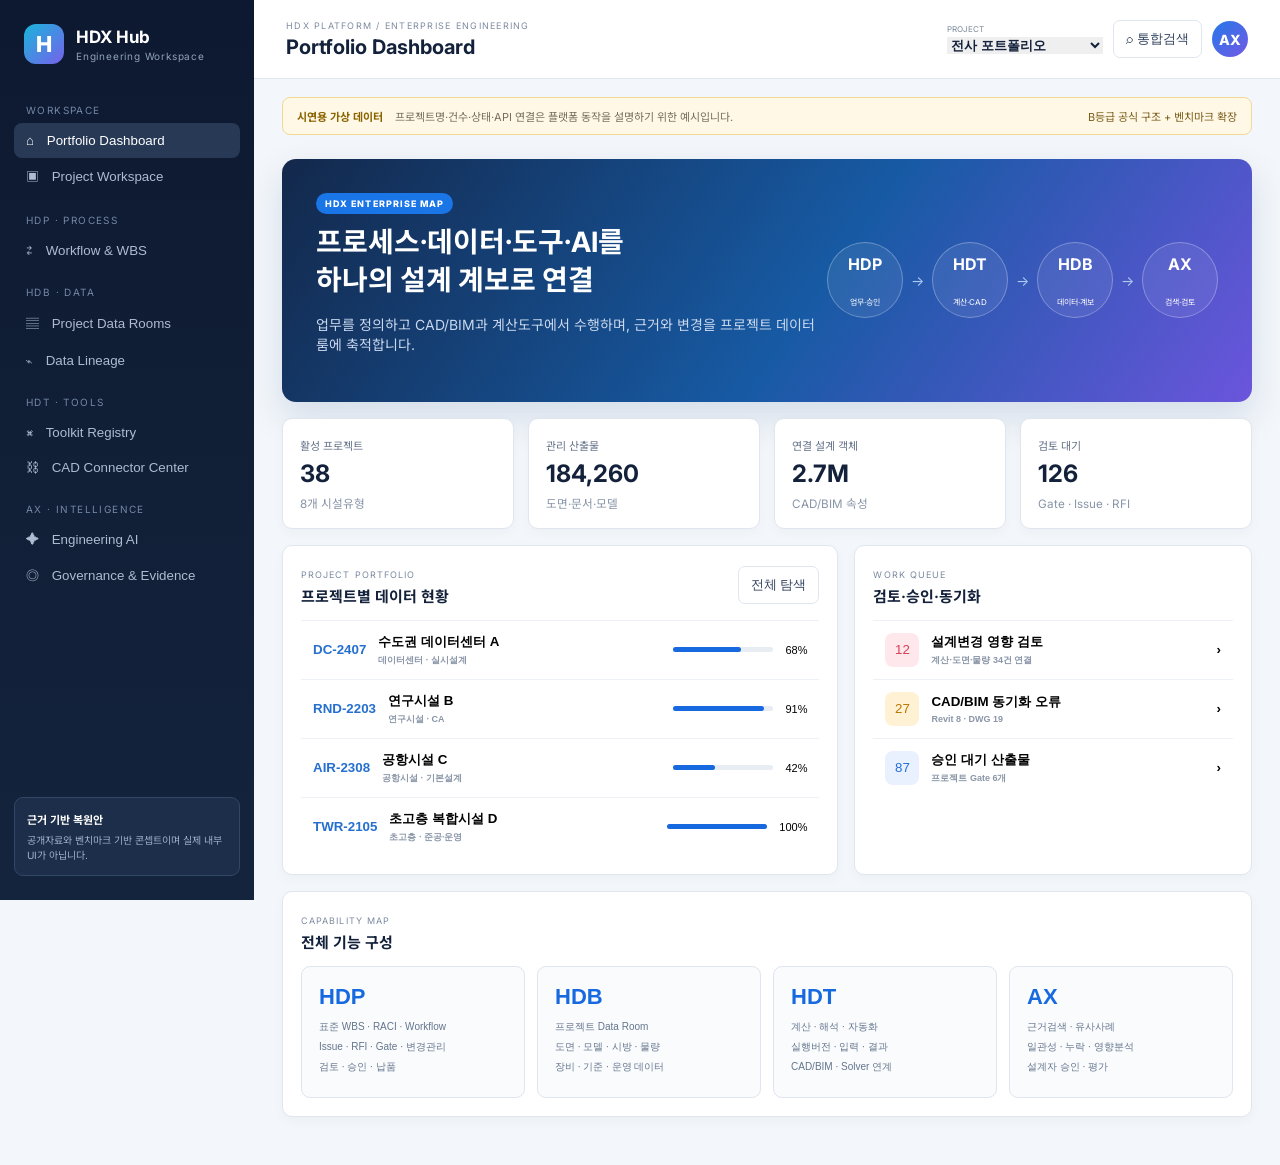
<file: index.html>
<!doctype html><html lang="ko"><head><meta charset="utf-8"><meta name="viewport" content="width=device-width,initial-scale=1"><meta name="robots" content="noindex,nofollow,noarchive"><title>HDX Hub Enterprise Concept</title><link rel="stylesheet" href="platform.css"></head><body>
<aside class="rail"><div class="brand"><span>H</span><div><b>HDX Hub</b><small>Engineering Workspace</small></div></div><nav id="nav">
<p>WORKSPACE</p><button class="active" data-view="dashboard">⌂ <span>Portfolio Dashboard</span></button><button data-view="project">▣ <span>Project Workspace</span></button>
<p>HDP · PROCESS</p><button data-view="hdp">⇄ <span>Workflow & WBS</span></button>
<p>HDB · DATA</p><button data-view="hdb">▤ <span>Project Data Rooms</span></button><button data-view="lineage">⌁ <span>Data Lineage</span></button>
<p>HDT · TOOLS</p><button data-view="hdt">⌘ <span>Toolkit Registry</span></button><button data-view="connector">⛓ <span>CAD Connector Center</span></button>
<p>AX · INTELLIGENCE</p><button data-view="ax">✦ <span>Engineering AI</span></button><button data-view="governance">◎ <span>Governance & Evidence</span></button></nav><div class="scope"><b>근거 기반 복원안</b><p>공개자료와 벤치마크 기반 콘셉트이며 실제 내부 UI가 아닙니다.</p></div></aside>
<main><header><div><p class="eyebrow">HDX PLATFORM / ENTERPRISE ENGINEERING</p><h1 id="title">Portfolio Dashboard</h1></div><div class="head-actions"><label>PROJECT<select><option>전사 포트폴리오</option><option>DC-2407 데이터센터 A</option><option>RND-2203 연구시설 B</option></select></label><button>⌕ 통합검색</button><span class="avatar">AX</span></div></header><div class="notice"><b>시연용 가상 데이터</b><span>프로젝트명·건수·상태·API 연결은 플랫폼 동작을 설명하기 위한 예시입니다.</span><em>B등급 공식 구조 + 벤치마크 확장</em></div>

<section id="dashboard" class="view active"><div class="hero"><div><span class="tag blue">HDX ENTERPRISE MAP</span><h2>프로세스·데이터·도구·AI를<br>하나의 설계 계보로 연결</h2><p>업무를 정의하고 CAD/BIM과 계산도구에서 수행하며, 근거와 변경을 프로젝트 데이터룸에 축적합니다.</p></div><div class="loop"><b>HDP<small>업무·승인</small></b><i>→</i><b>HDT<small>계산·CAD</small></b><i>→</i><b>HDB<small>데이터·계보</small></b><i>→</i><b>AX<small>검색·검토</small></b></div></div><div class="kpis"><article><span>활성 프로젝트</span><b>38</b><small>8개 시설유형</small></article><article><span>관리 산출물</span><b>184,260</b><small>도면·문서·모델</small></article><article><span>연결 설계 객체</span><b>2.7M</b><small>CAD/BIM 속성</small></article><article><span>검토 대기</span><b>126</b><small>Gate · Issue · RFI</small></article></div><div class="grid2"><article class="panel"><div class="panel-head"><div><span>PROJECT PORTFOLIO</span><h3>프로젝트별 데이터 현황</h3></div><button data-go="hdb">전체 탐색</button></div><div id="portfolio"></div></article><article class="panel"><div class="panel-head"><div><span>WORK QUEUE</span><h3>검토·승인·동기화</h3></div></div><div class="queue"><button><i class="red">12</i><span>설계변경 영향 검토<small>계산·도면·물량 34건 연결</small></span><b>›</b></button><button><i class="amber">27</i><span>CAD/BIM 동기화 오류<small>Revit 8 · DWG 19</small></span><b>›</b></button><button><i>87</i><span>승인 대기 산출물<small>프로젝트 Gate 6개</small></span><b>›</b></button></div></article></div><article class="panel capability"><div class="panel-head"><div><span>CAPABILITY MAP</span><h3>전체 기능 구성</h3></div></div><div class="cap-grid"><button data-go="hdp"><b>HDP</b><span>표준 WBS · RACI · Workflow</span><span>Issue · RFI · Gate · 변경관리</span><span>검토 · 승인 · 납품</span></button><button data-go="hdb"><b>HDB</b><span>프로젝트 Data Room</span><span>도면 · 모델 · 시방 · 물량</span><span>장비 · 기준 · 운영 데이터</span></button><button data-go="hdt"><b>HDT</b><span>계산 · 해석 · 자동화</span><span>실행버전 · 입력 · 결과</span><span>CAD/BIM · Solver 연계</span></button><button data-go="ax"><b>AX</b><span>근거검색 · 유사사례</span><span>일관성 · 누락 · 영향분석</span><span>설계자 승인 · 평가</span></button></div></article></section>

<section id="project" class="view"><div class="intro"><span class="tag">PROJECT WORKSPACE</span><h2>DC-2407 수도권 데이터센터 A</h2><p>계약부터 준공·운영환류까지 업무, 데이터, 결정, 산출물을 하나의 문맥으로 관리합니다.</p></div><div class="kpis"><article><span>설계진척</span><b>68%</b><small>실시설계</small></article><article><span>WBS 업무</span><b>412</b><small>진행 74</small></article><article><span>산출물</span><b>8,420</b><small>승인본 2,108</small></article><article><span>Open Issue</span><b>36</b><small>Critical 4</small></article></div><article class="panel"><div class="panel-head"><div><span>STAGE GATE</span><h3>프로젝트 업무 단계</h3></div></div><div class="timeline"><div class="done"><b>착수·조사</b><small>승인</small></div><div class="done"><b>기본설계</b><small>승인</small></div><div class="now"><b>실시설계</b><small>68% · 검토 7</small></div><div><b>납품·CA</b><small>예정</small></div><div><b>시운전·인계</b><small>예정</small></div></div></article></section>

<section id="hdp" class="view"><div class="intro"><span class="tag cyan">HDP · ENGINEERING PROCESS</span><h2>표준업무를 프로젝트 실행과 승인으로</h2><p>시설유형별 WBS를 테일러링하고 입력·도구·산출물·담당·Gate를 한 단위로 묶습니다.</p></div><div class="toolbar"><button class="primary">＋ Workflow 생성</button><button>WBS Library</button><button>RACI</button><button>Gate Template</button><input placeholder="업무·산출물 검색"></div><div class="process-table panel"><div class="prow head"><span>WBS</span><span>업무 / 담당</span><span>입력</span><span>사용 도구</span><span>산출물 / Gate</span><span>상태</span></div><div class="prow"><b>2.4.10</b><span><strong>냉방부하 산정</strong><small>기계설비 · 김○○</small></span><span>기상·실별부하</span><span>HDT Load Calc</span><span>계산서 → 기본설계 Gate</span><em>검토중</em></div><div class="prow"><b>3.2.30</b><span><strong>냉수계통 모델링</strong><small>BIM · 박○○</small></span><span>계산·장비선정</span><span>Revit Connector</span><span>RVT/IFC → Model Gate</span><em>진행</em></div><div class="prow"><b>3.5.20</b><span><strong>시방·물량 정합성</strong><small>QA/QC · 이○○</small></span><span>도면·시방·BOQ</span><span>AX Consistency</span><span>검토보고서 → 승인</span><em class="warn">이슈 4</em></div></div></section>

<section id="hdb" class="view"><div class="intro"><span class="tag blue">HDB · ENGINEERING DATABASE</span><h2>프로젝트마다 쌓이는 수많은 설계 데이터를 탐색</h2><p>프로젝트·분야·WBS·산출물·객체·개정·승인·관계를 함께 관리합니다.</p></div><div class="toolbar"><select id="facilityFilter"><option value="all">전체 시설유형</option><option>데이터센터</option><option>연구시설</option><option>공항시설</option><option>초고층</option></select><input id="dataSearch" placeholder="프로젝트·도면·시방·장비·파라미터 검색"><button class="primary">검색</button></div><div class="data-shell"><aside class="data-tree"><b>DATA DOMAINS</b><button class="selected" data-domain="all">▾ 전체 데이터</button><button data-domain="도면">　▱ 설계 도면 <i>42,810</i></button><button data-domain="모델">　⬡ BIM / 모델 <i>7,206</i></button><button data-domain="계산">　∑ 계산 / 해석 <i>18,420</i></button><button data-domain="시방">　¶ 시방 / 기준 <i>9,814</i></button><button data-domain="물량">　▦ 물량 / 원가 <i>21,085</i></button><button data-domain="조달">　⇆ 발주 / 조달 <i>6,403</i></button><button data-domain="검토">　✓ 검토 / 승인 <i>38,102</i></button><button data-domain="운영">　⌁ 준공 / 운영 <i>12,670</i></button><hr><b>ENTERPRISE MASTER</b><button>　표준·법규·양식</button><button>　시스템·장비 Library</button><button>　제조사·제품·단가</button><button>　교훈·하자·재사용 조건</button></aside><div class="data-main"><div class="project-cards" id="projectCards"></div><div class="panel artifact"><div class="panel-head"><div><span>ARTIFACT EXPLORER</span><h3 id="artifactTitle">전체 프로젝트 산출물</h3></div><button data-go="lineage">계보 보기</button></div><div class="artifact-row head"><span>유형</span><span>번호 / 자료명</span><span>프로젝트 · WBS</span><span>개정</span><span>상태</span><span>연결</span></div><div id="artifactRows"></div></div></div></div></section>

<section id="lineage" class="view"><div class="intro"><span class="tag violet">HDB · DATA LINEAGE</span><h2>변경 하나가 어디까지 영향을 주는가</h2><p>요구조건부터 운영성능까지 근거와 객체 관계를 추적합니다.</p></div><div class="lineage panel"><div class="lin-top"><label>변경 기준<select><option>외기 설계온도 35℃ → 37℃</option><option>IT 부하 12MW → 14MW</option></select></label><span>영향 객체 126 · 미반영 17</span></div><div class="nodes"><button><i>REQ</i><b>발주자 요구조건</b><small>OPR-014 · Rev.3</small></button><em>→</em><button><i>ASM</i><b>설계 가정</b><small>외기조건</small></button><em>→</em><button class="impact"><i>CALC</i><b>냉방부하 계산</b><small>재계산 필요</small></button><em>→</em><button class="impact"><i>EQP</i><b>냉동기 선정</b><small>3개 모델</small></button><em>→</em><button class="impact"><i>BIM</i><b>Revit 객체</b><small>GUID 48개</small></button><em>→</em><button class="impact"><i>DOC</i><b>도면·시방·BOQ</b><small>74개 산출물</small></button></div></div></section>

<section id="hdt" class="view"><div class="intro"><span class="tag cyan">HDT · ENGINEERING TOOLKITS</span><h2>계산·해석·자동화를 검증 가능한 실행으로</h2><p>입력 스냅샷, 도구 버전, 결과, 검토자를 보존해 재현성을 확보합니다.</p></div><div class="toolcards"><article><i>CALC</i><b>HVAC Calculation</b><p>부하·환기·수리·압손·장비선정</p><span>6 tools · Validated</span></article><article><i>SIM</i><b>Simulation Gateway</b><p>CFD·에너지·Relux·외부 Solver</p><span>4 connectors · Controlled</span></article><article><i>AUTO</i><b>Design Automation</b><p>Excel/VBA·Python·AutoLISP·Dynamo</p><span>28 scripts · Versioned</span></article><article><i>QA</i><b>Model & Document QA</b><p>속성·명명·Clash·성과품 검사</p><span>12 rulesets · Active</span></article></div></section>

<section id="connector" class="view"><div class="intro"><span class="tag violet">CAD / BIM CONNECTOR CENTER</span><h2>현업 도구와 HDX를 끊김 없이 연결</h2><p>표시된 연결은 시뮬레이션입니다. 실제 운영은 OAuth·보안 Gateway·작업 큐·Vault가 필요합니다.</p></div><div class="connector-grid" id="connectors"></div><div class="grid2"><article class="panel"><div class="panel-head"><div><span>OBJECT MAPPING</span><h3>도면·모델 객체 매핑</h3></div></div><div class="mapping"><p><b>AutoCAD Block / Layer</b><i>→</i><span>HDB Equipment / System Code</span></p><p><b>Revit Element / Parameter</b><i>→</i><span>HDB Asset / Design Parameter</span></p><p><b>IFC GUID / Property Set</b><i>→</i><span>HDB Object / Requirement</span></p><p><b>Navisworks Clash / Viewpoint</b><i>→</i><span>HDP Issue / Review Gate</span></p></div></article><article class="panel"><div class="panel-head"><div><span>SYNC JOBS</span><h3>최근 동기화 작업</h3></div><button id="syncBtn">시연 동기화</button></div><div id="syncJobs" class="simple-list"><p><b>DC-2407_MEP_Model.rvt</b><span class="good">완료 · 12,408 객체</span></p><p><b>HVAC_Plan_B2.dwg</b><span>대기 · 2,104 객체</span></p><p><b>Coordination_Rev12.nwc</b><span class="bad">오류 · 속성 3건</span></p></div></article></div><div class="api-flow"><b>Desktop Add-in / Cloud API</b><i>→</i><b>Secure API Gateway</b><i>→</i><b>Validation Queue</b><i>→</i><b>HDB / CDE</b><i>→</i><b>HDP + AX</b></div></section>

<section id="ax" class="view"><div class="intro"><span class="tag violet">AX · ENGINEERING INTELLIGENCE</span><h2>근거를 찾고 불일치와 변경영향을 먼저 제시</h2><p>프로젝트 권한과 승인 버전을 지키며 엔지니어 판단을 지원합니다.</p></div><div class="ax-grid"><article class="panel assistant"><div class="chat-title"><b>HDX Engineering Copilot</b><span>Evidence mode · Project scoped</span></div><div class="bubble user">외기조건 변경이 냉동기, 도면, 시방, 물량에 미치는 영향을 찾아줘.</div><div class="bubble bot"><b>126개 객체에 영향 가능성이 있습니다.</b><p>재계산 3건, 장비선정 3건, Revit 요소 48건, 도면·시방·BOQ 72건입니다.</p><small>근거 14건 · 승인본 9 · 작업본 5</small></div><div class="chat-actions"><button>근거 열기</button><button data-go="lineage" class="primary">영향 계보 확인</button></div></article><div class="ax-services"><article><i>⌕</i><b>Evidence Search</b><p>문서·도면·모델·유사 프로젝트</p></article><article><i>✓</i><b>Consistency Check</b><p>계산–도면–시방–물량 불일치</p></article><article><i>⌁</i><b>Change Impact</b><p>변경 전파와 검토업무 제안</p></article><article><i>⚑</i><b>Risk & Lessons</b><p>과거 하자·교훈 조건부 재사용</p></article></div></div></section>

<section id="governance" class="view"><div class="intro"><span class="tag">GOVERNANCE & EVIDENCE</span><h2>확인된 사실과 설계 가설을 분리</h2><p>실제 내부 화면·데이터로 오인하지 않도록 근거 수준과 통제를 표시합니다.</p></div><div class="evidence panel"><div class="erow head"><span>항목</span><span>판정</span><span>근거 / 통제</span><span>반영</span></div><div class="erow"><b>HDP/HDB/HDT 구조</b><em class="good">공개근거</em><span>하이멕 공식 논문 Fig.1</span><span>핵심 정보구조</span></div><div class="erow"><b>HDT 14종</b><em class="good">공개근거</em><span>전체 명칭 미공개</span><span>기능군만 예시</span></div><div class="erow"><b>CAD/BIM API</b><em>벤치마크</em><span>Revit·Navisworks·CAD 작업화면</span><span>시뮬레이션</span></div><div class="erow"><b>프로젝트·건수·상태</b><em class="bad">가상 데이터</em><span>실제 정보 아님</span><span>전 화면 명시</span></div></div></section>
</main><div id="toast"></div><script src="platform-data.js"></script><script src="app.js"></script></body></html>
</file>
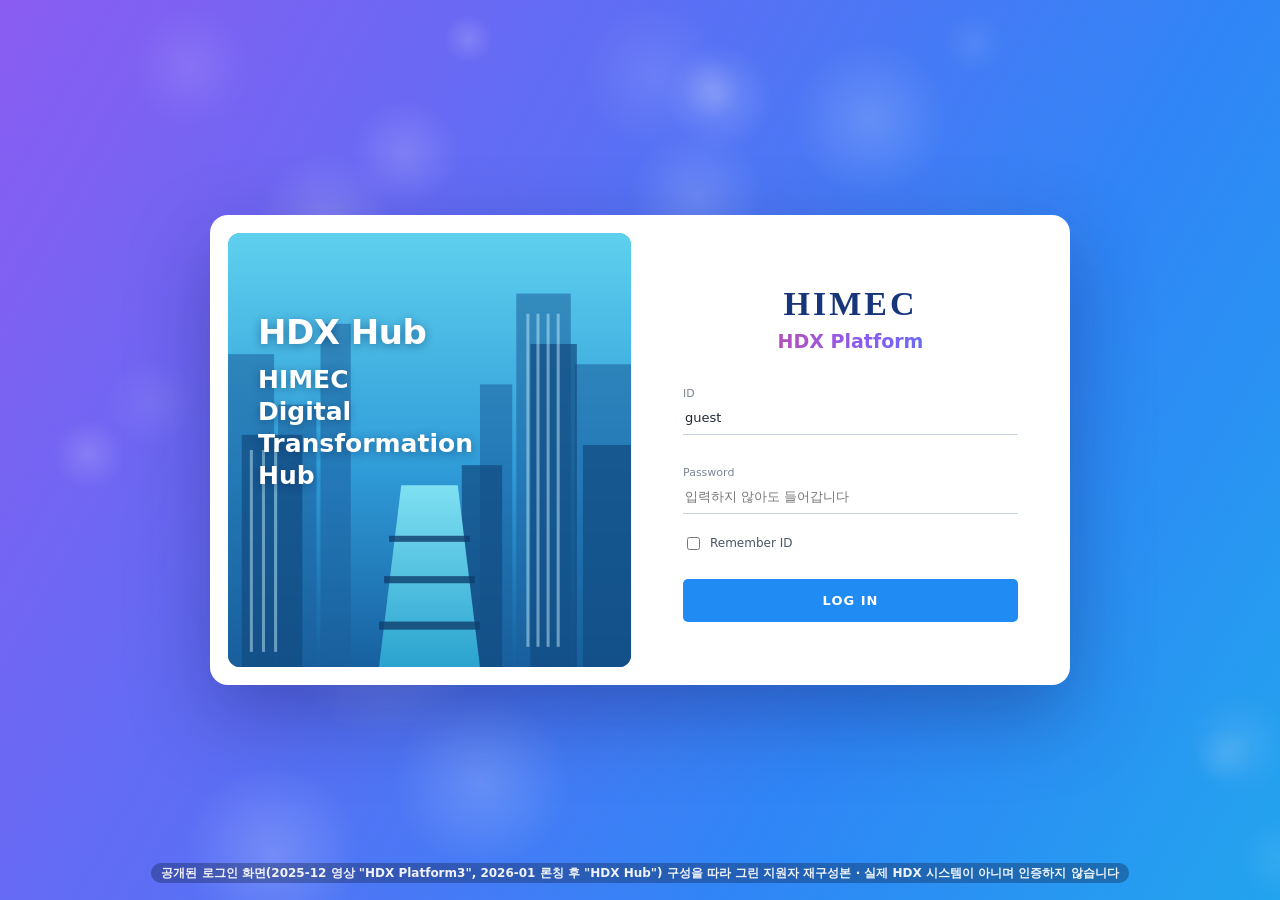
<file: admin/index.html>
<!doctype html>
<html lang="ko">
<head>
<meta charset="utf-8">
<meta name="viewport" content="width=device-width,initial-scale=1">
<meta name="robots" content="noindex,nofollow">
<title>HDX 재구성 — 공개 자료 기반 지원자 재구성본</title>
<link rel="stylesheet" href="css/hdx.css">
<link rel="stylesheet" href="css/skin.css">
</head>
<body>
<!-- 이 페이지는 하이멕의 실제 HDX 시스템이 아니다. 공개된 논문·영상·보도만으로 지원자가 다시 만들어 본 학습용 재구성본이다.
     근거 논문:
     1) 오채미·권오익·장원복, 「건축설비엔지니어링 디지털전환(DX) 구축 방안」, 대한설비공학회 2024 동계학술발표대회 논문집 pp.279-280
     2) 김응진·권오익·최용구·장원복, 「건축설비엔지니어링 디지털전환(DX) 구축 사례 및 AI 전략」, 대한설비공학회 2025 동계학술발표대회 논문집 pp.207-210
     3) 김지혜·엄태윤·연창근, 「데이터센터 공조 설계 지원 프로그램을 위한 설비 시스템 DB 체계 구축」, 대한설비공학회 2018 동계학술발표대회 논문집 pp.225-228 -->

<div id="login">
  <div class="login-card">
    <div class="login-visual">
      <svg viewBox="0 0 400 430" preserveAspectRatio="xMidYMid slice" aria-hidden="true">
        <defs><linearGradient id="sk" x1="0" y1="0" x2="0" y2="1"><stop offset="0" stop-color="#5fd0ee"/><stop offset=".55" stop-color="#2f9bd8"/><stop offset="1" stop-color="#17609f"/></linearGradient>
        <linearGradient id="rv" x1="0" y1="0" x2="0" y2="1"><stop offset="0" stop-color="#7fe0f2"/><stop offset="1" stop-color="#2aa3cf"/></linearGradient></defs>
        <rect width="400" height="430" fill="url(#sk)"/>
        <g fill="#1b5f9c" opacity=".55"><rect x="0" y="120" width="46" height="310"/><rect x="50" y="170" width="38" height="260"/><rect x="92" y="90" width="30" height="340"/><rect x="286" y="60" width="54" height="370"/><rect x="344" y="130" width="56" height="300"/><rect x="250" y="150" width="32" height="280"/></g>
        <g fill="#124a80" opacity=".7"><rect x="14" y="200" width="60" height="230"/><rect x="300" y="110" width="46" height="320"/><rect x="352" y="210" width="48" height="220"/><rect x="232" y="230" width="40" height="200"/></g>
        <polygon points="150,430 172,250 228,250 250,430" fill="url(#rv)"/>
        <g fill="#0f3f6e" opacity=".8"><rect x="160" y="300" width="80" height="6"/><rect x="155" y="340" width="90" height="7"/><rect x="150" y="385" width="100" height="8"/></g>
        <g fill="#bfeaf7" opacity=".5"><rect x="296" y="80" width="3" height="330"/><rect x="306" y="80" width="3" height="330"/><rect x="316" y="80" width="3" height="330"/><rect x="326" y="80" width="3" height="330"/><rect x="22" y="215" width="3" height="200"/><rect x="34" y="215" width="3" height="200"/><rect x="46" y="215" width="3" height="200"/></g>
      </svg>
      <div class="t"><b>HDX Hub</b><span>HIMEC<br>Digital<br>Transformation<br>Hub</span></div>
    </div>
    <form class="login-form" id="loginForm" autocomplete="off">
      <div class="co">HIMEC</div>
      <div class="pf">HDX Platform</div>
      <label for="uid">ID</label>
      <input id="uid" type="text" value="guest" spellcheck="false">
      <label for="upw">Password</label>
      <input id="upw" type="password" placeholder="입력하지 않아도 들어갑니다">
      <div class="rem"><input id="rem" type="checkbox"><label for="rem" style="margin:0;font-size:12px;color:inherit">Remember ID</label></div>
      <button type="submit">LOG IN</button>
    </form>
  </div>
  <div class="login-note"><b>공개된 로그인 화면(2025-12 영상 "HDX Platform3", 2026-01 론칭 후 "HDX Hub") 구성을 따라 그린 지원자 재구성본 · 실제 HDX 시스템이 아니며 인증하지 않습니다</b></div>
</div>

<div id="app" class="hide">
  <header class="top">
    <div class="brand" id="brand">HDX Platform<small>재구성본</small></div>
    <nav class="mods" id="mods"></nav>
    <div class="who"><span class="pill">작업 프로젝트 <select id="curPj" style="background:transparent;border:0;color:#fff;font-weight:700;max-width:170px"></select></span><button id="logout">로그아웃</button></div>
  </header>
  <div class="body">
    <aside class="side" id="side"></aside>
    <main class="main"><nav class="subnav" id="subnav"></nav><div class="wrap" id="view"></div></main>
  </div>
</div>

<script src="js/data-hdp.js"></script>
<script src="js/data-hdb.js"></script>
<script src="js/data-hdt.js"></script>
<script src="js/data-bench.js"></script>
<script src="js/data-insight.js"></script>
<script src="js/data-source.js"></script>
<script src="js/data-source2.js"></script>
<script src="js/data-source3.js"></script>
<script src="js/data-arch.js"></script>
<script src="js/tools.js"></script>
<script src="js/viewers.js"></script>
<script src="js/twin3d.js"></script>
<script src="js/twin.js"></script>
<script src="js/app.js"></script>
</body>
</html>
</file>
<file: platform.css>
@import url('https://fonts.googleapis.com/css2?family=Inter:wght@400;600;700;800&family=Noto+Sans+KR:wght@400;500;600;700;800&display=swap');
:root{--nav:#101a2e;--ink:#13213b;--muted:#65738a;--line:#dfe6ef;--bg:#f3f6fa;--blue:#1769e0;--cyan:#09a9c8;--violet:#7556e8;--red:#e44d61;--green:#1caa78}*{box-sizing:border-box}body{margin:0;background:var(--bg);color:var(--ink);font:14px 'Inter','Noto Sans KR',sans-serif}.rail{position:fixed;inset:0 auto 0 0;width:254px;background:linear-gradient(180deg,#0d1930,#14243d);color:#fff;padding:24px 14px;display:flex;flex-direction:column;z-index:5}.brand{display:flex;align-items:center;gap:12px;padding:0 10px 22px}.brand>span{width:40px;height:40px;border-radius:12px;display:grid;place-items:center;font-size:22px;font-weight:800;background:linear-gradient(135deg,#19b5db,#7661ea)}.brand b{font-size:17px}.brand small{display:block;color:#91a1bb;margin-top:3px;font-size:10px;letter-spacing:.08em}nav{overflow:auto}nav p{font-size:10px;color:#7487a5;letter-spacing:.14em;margin:18px 12px 7px}nav button{width:100%;border:0;background:none;color:#aebbd0;text-align:left;padding:10px 12px;border-radius:8px;font:600 12px inherit;cursor:pointer}nav button span{margin-left:9px}nav button:hover,nav button.active{color:#fff;background:#273955}.scope{margin-top:auto;background:#1c2e49;border:1px solid #304766;padding:12px;border-radius:9px}.scope b{font-size:11px}.scope p{font-size:10px;color:#9eb0c9;line-height:1.5;margin:6px 0 0}main{margin-left:254px;min-height:100vh}header{height:79px;background:#fff;border-bottom:1px solid var(--line);display:flex;align-items:center;justify-content:space-between;padding:0 32px;position:sticky;top:0;z-index:3}.eyebrow{font-size:9px;letter-spacing:.14em;color:#7e8ba0;margin:0 0 4px}h1{font-size:20px;margin:0}.head-actions{display:flex;align-items:center;gap:10px}.head-actions label{font-size:8px;color:#7d899c}.head-actions select{display:block;border:0;font-weight:700;color:var(--ink);margin-top:3px}.head-actions button,.toolbar button,.panel-head button,.chat-actions button{border:1px solid var(--line);background:#fff;padding:9px 12px;border-radius:7px;color:#32435e;cursor:pointer}.avatar{width:36px;height:36px;background:linear-gradient(135deg,#2479e8,#7359e5);color:#fff;display:grid;place-items:center;border-radius:50%;font-weight:800}.notice{margin:18px 28px 0;background:#fff8e6;border:1px solid #f1d896;border-radius:8px;padding:10px 14px;display:flex;gap:12px;align-items:center;font-size:11px}.notice b{color:#8b6400}.notice span{color:#786f5e}.notice em{margin-left:auto;font-style:normal;color:#7a5e1b}.view{display:none;padding:24px 28px 48px}.view.active{display:block}.hero{background:linear-gradient(125deg,#13284b,#175aa4 55%,#6b55dc);color:#fff;border-radius:14px;padding:34px;display:flex;align-items:center;justify-content:space-between;box-shadow:0 15px 35px #1e4a8b25}.hero h2,.intro h2{font-size:28px;line-height:1.35;margin:10px 0}.hero p{color:#c9d8ee;max-width:600px}.tag{display:inline-block;padding:5px 9px;border-radius:20px;background:#edf1f7;color:#52627a;font-size:9px;font-weight:800;letter-spacing:.12em}.tag.blue{background:#1a75e7;color:#fff}.tag.cyan{background:#e2f8fb;color:#087e96}.tag.violet{background:#eeeaff;color:#684ad1}.loop{display:flex;align-items:center;gap:8px}.loop b{width:76px;height:76px;border:1px solid #ffffff4a;background:#ffffff13;border-radius:50%;display:grid;place-items:center;font-size:16px}.loop small{display:block;font-size:8px;font-weight:400}.loop i{font-style:normal;color:#adc9ed}.kpis{display:grid;grid-template-columns:repeat(4,1fr);gap:14px;margin:16px 0}.kpis article,.panel{background:#fff;border:1px solid var(--line);border-radius:10px;box-shadow:0 4px 12px #263d5a08}.kpis article{padding:17px}.kpis span{font-size:11px;color:var(--muted)}.kpis b{display:block;font-size:24px;margin:6px 0}.kpis small{color:#8895a8}.grid2{display:grid;grid-template-columns:1.4fr 1fr;gap:16px;margin:16px 0}.panel{padding:18px}.panel-head{display:flex;align-items:center;justify-content:space-between;margin-bottom:14px}.panel-head span{font-size:9px;color:#7b8aa0;letter-spacing:.12em}.panel-head h3{margin:4px 0 0;font-size:15px}.port-row,.queue button{display:flex;align-items:center;gap:12px;width:100%;border:0;border-top:1px solid #edf1f5;background:#fff;padding:12px;text-align:left}.port-row>b{color:#256fcf}.port-row span,.queue span{flex:1;font-weight:700}.port-row small,.queue small{display:block;color:#8a96a8;font-size:9px;margin-top:3px}.port-row i{width:100px;height:5px;background:#e8edf4;border-radius:5px}.port-row u{display:block;height:100%;background:var(--blue);border-radius:5px}.port-row em{font-style:normal;font-size:11px}.queue i{width:34px;height:34px;border-radius:8px;background:#e9f1ff;color:#2670d8;display:grid;place-items:center;font-style:normal}.queue .red{background:#ffe8ec;color:#d84055}.queue .amber{background:#fff1d4;color:#b97900}.capability{margin-top:16px}.cap-grid,.toolcards,.connector-grid{display:grid;grid-template-columns:repeat(4,1fr);gap:12px}.cap-grid button{border:1px solid var(--line);background:#f9fbfd;border-radius:9px;padding:17px;text-align:left}.cap-grid b{font-size:22px;color:var(--blue);display:block;margin-bottom:10px}.cap-grid span{display:block;color:#65758c;font-size:10px;margin:6px 0}.intro{padding:8px 0 18px}.intro p{color:var(--muted);max-width:840px}.toolbar{display:flex;gap:8px;margin-bottom:14px}.toolbar input,.toolbar select{border:1px solid var(--line);background:#fff;padding:10px 12px;border-radius:7px;min-width:180px}.toolbar input{flex:1}.primary{background:var(--blue)!important;color:#fff!important;border-color:var(--blue)!important}.timeline{display:grid;grid-template-columns:repeat(5,1fr);gap:8px}.timeline div{border-top:4px solid #d9e0ea;padding:14px 8px;background:#f8fafc}.timeline .done{border-color:var(--green)}.timeline .now{border-color:var(--blue);background:#edf5ff}.timeline small{display:block;color:#7b8797;margin-top:6px}.process-table{overflow:auto}.prow{min-width:900px;display:grid;grid-template-columns:70px 1.5fr 1fr 1fr 1.4fr 75px;gap:10px;padding:13px 8px;border-top:1px solid #edf1f5;align-items:center}.prow.head,.artifact-row.head,.erow.head{background:#f5f8fb;color:#728198;font-size:10px;border:0}.prow small,.artifact-row small{display:block;color:#8491a4;margin-top:4px}.prow em,.artifact-row em{font-style:normal;color:var(--blue);font-size:10px}.warn,.bad{color:var(--red)!important}.good{color:var(--green)!important}.data-shell{display:grid;grid-template-columns:215px 1fr;gap:14px}.data-tree{background:#fff;border:1px solid var(--line);border-radius:9px;padding:14px}.data-tree>b{font-size:9px;color:#8090a7;letter-spacing:.12em}.data-tree button{width:100%;border:0;background:none;padding:9px 4px;text-align:left;color:#52637b;font:500 11px inherit}.data-tree button i{float:right;font-style:normal;color:#93a0b0}.data-tree button.selected{background:#eaf3ff;color:#1769d4;border-radius:6px;font-weight:700}.project-cards{display:grid;grid-template-columns:repeat(4,1fr);gap:10px;margin-bottom:14px}.project-card{background:#fff;border:1px solid var(--line);border-radius:9px;padding:13px;text-align:left}.project-card span{font-size:9px;color:#78879b}.project-card b,.project-card strong{display:block;margin-top:5px}.project-card b{color:var(--blue)}.project-card strong{font-size:11px}.project-card i{display:block;height:4px;background:linear-gradient(90deg,var(--blue) var(--p),#e8edf3 var(--p));margin:11px 0}.project-card small{font-size:8px;color:#7c899b}.artifact{padding:0;overflow:auto}.artifact .panel-head{padding:16px 18px 0}.artifact-row{min-width:760px;display:grid;grid-template-columns:60px 2fr 1.2fr 55px 70px 70px;gap:9px;align-items:center;width:100%;border:0;border-top:1px solid #edf1f5;background:#fff;padding:12px 16px;text-align:left}.artifact-row>i{font-style:normal;font-size:9px;font-weight:800;color:var(--blue)}.empty{padding:30px;text-align:center;color:#7f8da0}.lin-top{display:flex;justify-content:space-between;align-items:center}.lin-top select{display:block;margin-top:7px;padding:8px;border:1px solid var(--line)}.lin-top>span{color:var(--red);font-weight:700}.nodes{display:flex;align-items:center;justify-content:space-between;margin:34px 0;gap:6px}.nodes button{min-width:112px;border:1px solid var(--line);background:#f8fafc;border-radius:8px;padding:13px}.nodes button i{font-style:normal;font-size:9px;color:var(--blue)}.nodes button b,.nodes button small{display:block;margin-top:6px}.nodes button small{font-size:8px;color:#7e8b9c}.nodes .impact{border-color:#f0a8b2;background:#fff1f3}.nodes em{font-style:normal;color:#91a0b3}.toolcards article,.connector-grid article{background:#fff;border:1px solid var(--line);border-radius:10px;padding:18px}.toolcards i,.connector-grid i{font-style:normal;color:var(--blue);font-weight:800}.toolcards b,.connector-grid b{display:block;margin:12px 0 7px}.toolcards p,.connector-grid p{color:#6f7d91;font-size:11px}.toolcards span,.connector-grid small{font-size:9px;color:#8390a2}.connector-grid article>div{display:flex;justify-content:space-between}.dot{width:9px;height:9px;border-radius:50%;background:#f0aa34}.dot.on{background:var(--green)}.dot.off{background:var(--red)}.connector-grid footer{display:flex;justify-content:space-between;border-top:1px solid #edf1f5;margin-top:13px;padding-top:10px;font-size:9px}.connector-grid footer em{font-style:normal;color:#8b97a8}.mapping p,.simple-list p{display:flex;align-items:center;gap:12px;border-top:1px solid #edf1f5;padding:11px 2px;margin:0}.mapping b,.simple-list b{flex:1}.mapping i{font-style:normal;color:var(--blue)}.mapping span,.simple-list span{color:#69778a;font-size:10px}.api-flow{display:flex;align-items:center;justify-content:center;gap:18px;background:#142642;color:#fff;border-radius:10px;padding:20px;margin-top:16px}.api-flow i{font-style:normal;color:#69cbe1}.ax-grid{display:grid;grid-template-columns:1.5fr 1fr;gap:16px}.chat-title{display:flex;justify-content:space-between}.chat-title span{font-size:10px;color:var(--green)}.bubble{padding:14px;border-radius:10px;margin:14px 0;max-width:88%}.bubble.user{margin-left:auto;background:#236edb;color:#fff}.bubble.bot{background:#f0f4f9}.bubble p{color:#5f6d80}.bubble small{color:#6c56cb}.chat-actions{text-align:right}.ax-services{display:grid;grid-template-columns:1fr 1fr;gap:10px}.ax-services article{background:#fff;border:1px solid var(--line);border-radius:9px;padding:17px}.ax-services i{font-style:normal;color:var(--violet);font-size:20px}.ax-services b{display:block;margin:10px 0}.ax-services p{font-size:10px;color:#718095}.evidence{padding:0}.erow{display:grid;grid-template-columns:1.2fr .8fr 1.5fr 1fr;gap:12px;padding:14px 18px;border-top:1px solid #edf1f5}.erow em{font-style:normal;color:#7557d7}#toast{position:fixed;right:24px;bottom:24px;background:#14243e;color:#fff;padding:14px 18px;border-radius:9px;transform:translateY(80px);opacity:0;transition:.25s;z-index:9}#toast.show{transform:none;opacity:1}
@media(max-width:900px){.rail{width:72px;padding:18px 8px}.brand div,.brand>span~div,nav p,nav button span,.scope{display:none}nav button{text-align:center;font-size:18px}.brand{padding:0 8px 20px}.brand>span{width:40px}main{margin-left:72px}header{padding:0 14px}.head-actions label,.head-actions>button{display:none}.notice{margin:12px 12px 0}.notice span,.notice em{display:none}.view{padding:18px 12px}.hero{padding:23px;display:block}.hero h2,.intro h2{font-size:22px}.loop{margin-top:22px;overflow:auto}.loop b{min-width:66px;height:66px}.kpis{grid-template-columns:1fr 1fr}.grid2,.ax-grid,.data-shell{grid-template-columns:1fr}.cap-grid,.toolcards,.connector-grid,.project-cards{grid-template-columns:1fr 1fr}.data-tree{display:none}.nodes{overflow:auto;justify-content:flex-start}.nodes button{min-width:118px}.api-flow{justify-content:flex-start;overflow:auto}.api-flow b{min-width:130px}.timeline{overflow:auto}.timeline div{min-width:120px}.erow{grid-template-columns:1fr 1fr}.erow span:nth-child(3),.erow span:nth-child(4){display:none}}
@media(max-width:520px){.cap-grid,.toolcards,.connector-grid,.project-cards,.ax-services{grid-template-columns:1fr}.kpis article b{font-size:19px}.head-actions select{max-width:135px}.hero h2{font-size:19px}.notice{font-size:9px}.port-row{gap:8px;padding:12px 4px}.port-row>b{min-width:58px;font-size:10px}.port-row>span{min-width:0;word-break:keep-all;font-size:11px}.port-row>i{display:none}.port-row>em{min-width:30px;font-size:9px}}
</file>
<file: admin/css/hdx.css>
/* HDX 재구성 v2 — 공개 자료 기반 지원자 재구성본 (실제 HDX 시스템 아님)
   색 근거: 로그인 화면(공식 유튜브 2025-12-12 3:24) 보라→파랑 그라데이션,
            홈페이지 HDX 소개(HDP/HDB/HDT 하늘색 상자, 남색 띠) */
:root{
  --violet:#7a5cf0; --blue:#2f7df6; --sky:#16a0e0; --navy:#0d2f6e; --deep:#0a1b3f;
  --bg:#f3f6fb; --panel:#ffffff; --line:#dfe6f0; --line2:#eef2f8;
  --ink:#16223a; --ink2:#48566f; --ink3:#7d8aa0;
  --ok:#12805c; --warn:#b26a00; --bad:#c0362c;
  --gA:#0f7b54; --gB:#1c62c4; --gC:#8a5a00; --gD:#7b4bc0;
  --grad:linear-gradient(120deg,#8a5cf2 0%,#5b6ff5 38%,#2f86f6 70%,#22a4ee 100%);
  --r:10px; --shadow:0 1px 2px rgba(16,34,74,.06),0 6px 20px rgba(16,34,74,.06);
}
*{box-sizing:border-box}
html,body{margin:0;height:100%}
body{font-family:"Pretendard","Malgun Gothic","맑은 고딕","Segoe UI",system-ui,sans-serif;color:var(--ink);background:var(--bg);font-size:14px;line-height:1.55;-webkit-font-smoothing:antialiased}
button,input,select{font:inherit;color:inherit}
a{color:var(--blue);text-decoration:none}
a:hover{text-decoration:underline}
h1,h2,h3,h4{margin:0;line-height:1.3}
.num{font-variant-numeric:tabular-nums}
.hide{display:none!important}

/* ───────── 로그인 ───────── */
#login{position:fixed;inset:0;background:var(--grad);display:flex;align-items:center;justify-content:center;overflow:hidden;z-index:50}
#login .bokeh{position:absolute;border-radius:50%;background:radial-gradient(circle,rgba(255,255,255,.22),rgba(255,255,255,0) 68%);pointer-events:none}
.login-card{position:relative;width:min(860px,94vw);min-height:470px;background:#fff;border-radius:18px;box-shadow:0 30px 80px rgba(20,20,90,.35);display:grid;grid-template-columns:1fr 1fr;padding:18px;gap:18px}
.login-visual{border-radius:12px;position:relative;overflow:hidden;background:linear-gradient(180deg,#39b7e6 0%,#2a8fd0 45%,#1d6fb4 100%);min-height:430px}
.login-visual svg{position:absolute;inset:0;width:100%;height:100%}
.login-visual .t{position:absolute;left:30px;top:74px;color:#fff;text-shadow:0 2px 10px rgba(0,40,90,.45)}
.login-visual .t b{display:block;font-size:34px;letter-spacing:-.5px;font-weight:800}
.login-visual .t span{display:block;font-size:25px;font-weight:700;line-height:1.28;margin-top:6px}
.login-form{display:flex;flex-direction:column;justify-content:center;padding:14px 34px}
.login-form .co{font-family:Georgia,"Times New Roman",serif;font-size:34px;letter-spacing:3px;color:#17357a;text-align:center;font-weight:700}
.login-form .pf{text-align:center;font-weight:800;font-size:19px;margin-top:-2px;background:linear-gradient(90deg,#e0457b,#8a5cf2 55%,#2f86f6);-webkit-background-clip:text;background-clip:text;color:transparent}
.login-form label{display:block;font-size:11px;color:var(--ink3);margin-top:30px}
.login-form input[type=text],.login-form input[type=password]{width:100%;border:0;border-bottom:1.5px solid #c9d3e4;padding:6px 2px;outline:0;background:transparent}
.login-form input:focus{border-bottom-color:var(--blue)}
.login-form .rem{display:flex;align-items:center;gap:7px;margin-top:20px;font-size:12px;color:var(--ink2)}
.login-form button{margin-top:26px;background:#1f8bf3;color:#fff;border:0;border-radius:5px;padding:12px;font-weight:700;letter-spacing:1px;cursor:pointer}
.login-form button:hover{background:#1677db}
.login-note{position:absolute;bottom:18px;left:0;right:0;text-align:center;color:rgba(255,255,255,.92);font-size:12px}
.login-note b{background:rgba(10,27,63,.35);padding:3px 10px;border-radius:20px;font-weight:600}

/* ───────── 셸 ───────── */
#app{display:grid;grid-template-rows:auto 1fr;height:100vh}
.top{background:var(--grad);color:#fff;display:flex;align-items:center;gap:22px;padding:0 20px;height:54px;box-shadow:0 2px 10px rgba(30,40,120,.25);z-index:5}
.brand{font-weight:800;font-size:18px;letter-spacing:-.2px;cursor:pointer;white-space:nowrap}
.brand small{font-weight:500;font-size:11px;opacity:.85;margin-left:8px}
.mods{display:flex;gap:2px;height:100%;flex:1;min-width:0;overflow-x:auto}
.mods a{color:#fff;opacity:.82;padding:0 14px;display:flex;align-items:center;gap:7px;font-weight:600;border-bottom:3px solid transparent;border-top:3px solid transparent;white-space:nowrap}
.mods a:hover{opacity:1;text-decoration:none;background:rgba(255,255,255,.08)}
.mods a.on{opacity:1;border-bottom-color:#fff;background:rgba(255,255,255,.14)}
.mods a i{font-style:normal;font-size:11px;font-weight:500;opacity:.85}
.mods .sep{width:1px;background:rgba(255,255,255,.3);margin:14px 8px}
.who{font-size:12px;display:flex;align-items:center;gap:10px;white-space:nowrap}
.who .pill{background:rgba(10,27,63,.3);padding:3px 10px;border-radius:20px}
.who button{background:transparent;border:1px solid rgba(255,255,255,.5);color:#fff;border-radius:5px;padding:3px 9px;cursor:pointer;font-size:12px}
.body{display:grid;grid-template-columns:218px 1fr;min-height:0}
.side{background:#fff;border-right:1px solid var(--line);overflow:auto;padding:14px 0}
.side h5{margin:14px 18px 6px;font-size:11px;color:var(--ink3);font-weight:700;letter-spacing:.4px}
.side a{display:flex;justify-content:space-between;align-items:center;padding:8px 18px;color:var(--ink2);border-left:3px solid transparent;font-size:13.5px}
.side a:hover{background:#f4f7fd;text-decoration:none}
.side a.on{background:#eaf2ff;color:#1554b8;border-left-color:var(--blue);font-weight:700}
.side a em{font-style:normal;font-size:10.5px;color:var(--ink3)}
.main{overflow:auto;padding:22px 26px 60px}
.wrap{max-width:1320px;margin:0 auto}

/* ───────── 공통 요소 ───────── */
.ph{display:flex;align-items:flex-end;justify-content:space-between;gap:16px;margin-bottom:16px;flex-wrap:wrap}
.ph h1{font-size:21px;letter-spacing:-.3px}
.ph p{margin:4px 0 0;color:var(--ink2);max-width:900px}
.grade{display:inline-flex;align-items:center;gap:6px;font-size:11.5px;font-weight:700;border-radius:20px;padding:3px 10px;border:1px solid;white-space:nowrap;background:#fff}
.grade.A{color:var(--gA);border-color:#9fd6c0}.grade.B{color:var(--gB);border-color:#a9c6f0}
.grade.C{color:var(--gC);border-color:#e3c98c}.grade.D{color:var(--gD);border-color:#cdb7ee}
.grade b{font-size:10px;background:currentColor;border-radius:50%;width:16px;height:16px;display:inline-flex;align-items:center;justify-content:center}
.grade b span{color:#fff}
.card{background:var(--panel);border:1px solid var(--line);border-radius:var(--r);box-shadow:var(--shadow);padding:16px 18px}
.card h3{font-size:14.5px;margin-bottom:10px;display:flex;align-items:center;gap:8px;flex-wrap:wrap}
.card h3 small{font-weight:500;color:var(--ink3);font-size:12px}
.grid{display:grid;gap:14px}
.g2{grid-template-columns:repeat(2,minmax(0,1fr))}.g3{grid-template-columns:repeat(3,minmax(0,1fr))}.g4{grid-template-columns:repeat(4,minmax(0,1fr))}
.mt{margin-top:14px}.mt2{margin-top:22px}
.muted{color:var(--ink3)}.small{font-size:12px}
.tag{display:inline-block;font-size:11.5px;padding:2px 8px;border-radius:5px;background:#eef3fb;color:#2c4a7c;margin:2px 3px 2px 0;white-space:nowrap}
.tag.v{background:#f1ebfd;color:#5b3aa8}.tag.g{background:#e6f5ee;color:#0f6b49}.tag.o{background:#fdf2df;color:#8a5a00}.tag.r{background:#fdecea;color:#a52d24}.tag.k{background:#eceff4;color:#48566f}
.btn{background:#fff;border:1px solid #c7d3e6;border-radius:6px;padding:6px 12px;cursor:pointer;font-size:13px}
.btn:hover{border-color:var(--blue);color:#1554b8}
.btn.p{background:var(--blue);border-color:var(--blue);color:#fff;font-weight:600}
.btn.p:hover{background:#1f6be0;color:#fff}
.note{border-left:3px solid var(--violet);background:#f6f3fe;padding:9px 13px;border-radius:0 8px 8px 0;color:#3d3170;font-size:13px}
.note.b{border-left-color:var(--blue);background:#eef5ff;color:#1c3f77}
.note.o{border-left-color:#d08a12;background:#fff7e8;color:#6b4700}
table.t{width:100%;border-collapse:collapse;font-size:13px}
table.t th{text-align:left;font-weight:700;color:var(--ink2);background:#f5f8fc;border-bottom:1px solid var(--line);padding:8px 10px;white-space:nowrap;font-size:12px}
table.t td{padding:8px 10px;border-bottom:1px solid var(--line2);vertical-align:top}
table.t tr:hover td{background:#fafcff}
table.t tr.click{cursor:pointer}
.tw{overflow-x:auto}
ul.c{margin:4px 0;padding-left:18px}ul.c li{margin:3px 0}
sup.fn{color:var(--blue);font-weight:700;cursor:help;font-size:10px}

/* 허브 */
.hero{background:linear-gradient(135deg,#0a1b3f 0%,#122f72 60%,#1f55b5 100%);color:#fff;border-radius:14px;padding:22px 26px;position:relative;overflow:hidden}
.hero h1{font-size:22px}.hero p{margin:6px 0 0;opacity:.88;max-width:820px}
.hero .ring{position:absolute;right:-60px;top:-80px;width:300px;height:300px;border-radius:50%;border:2px solid rgba(120,160,255,.35)}
.tri{display:grid;grid-template-columns:repeat(3,minmax(0,1fr));gap:14px;margin-top:14px}
.mod{background:#fff;border:1px solid var(--line);border-radius:12px;overflow:hidden;box-shadow:var(--shadow);cursor:pointer;transition:transform .12s,box-shadow .12s;display:flex;flex-direction:column}
.mod:hover{transform:translateY(-2px);box-shadow:0 10px 28px rgba(16,34,74,.14)}
.mod .hd{background:var(--sky);color:#fff;padding:12px 16px;text-align:center}
.mod .hd b{font-size:20px;display:block;letter-spacing:.5px}.mod .hd span{font-size:12px;opacity:.95}
.mod .bd{padding:14px 16px;background:#f4f7fd;flex:1}
.mod .bd li{margin:4px 0}
.kpi{display:flex;flex-direction:column;gap:2px}
.kpi b{font-size:24px;letter-spacing:-.5px}.kpi span{font-size:12px;color:var(--ink2)}.kpi em{font-style:normal;font-size:11px;color:var(--ink3)}

/* HDP 워크플로 맵 */
.disc{display:flex;gap:6px;flex-wrap:wrap;margin-bottom:14px}
.disc button{border:1px solid #c7d3e6;background:#fff;border-radius:20px;padding:6px 14px;cursor:pointer;font-weight:600;color:var(--ink2)}
.disc button.on{background:var(--navy);border-color:var(--navy);color:#fff}
.flow{display:grid;grid-auto-flow:column;grid-auto-columns:minmax(210px,1fr);gap:0;overflow-x:auto;padding-bottom:6px}
.phase{padding:0 7px;position:relative}
.phase>.ph2{background:var(--navy);color:#fff;border-radius:8px;padding:8px 12px;font-weight:700;font-size:13px;position:relative;margin-bottom:10px}
.phase>.ph2 small{display:block;font-weight:500;opacity:.8;font-size:11px}
.phase:not(:last-child)>.ph2:after{content:"";position:absolute;right:-13px;top:50%;margin-top:-8px;border:8px solid transparent;border-left-color:var(--navy);z-index:2}
.task{background:#fff;border:1px solid var(--line);border-left:4px solid var(--sky);border-radius:8px;padding:9px 11px;margin-bottom:8px;cursor:pointer;box-shadow:0 1px 2px rgba(16,34,74,.05)}
.task:hover{border-color:var(--blue)}
.task.on{border-color:var(--blue);background:#eef5ff;box-shadow:0 0 0 2px rgba(47,125,246,.25)}
.task b{display:block;font-size:13px}
.task .m{display:flex;gap:8px;margin-top:5px;font-size:11px;color:var(--ink3);flex-wrap:wrap}
.task .m i{font-style:normal}
.task.gate{border-left-color:#e0457b}
.detail{display:grid;grid-template-columns:1.15fr 1fr 1fr;gap:14px}
.chk{display:flex;gap:8px;align-items:flex-start;padding:5px 0;border-bottom:1px dashed var(--line2)}
.chk input{margin-top:4px}
.chk.done span{color:var(--ink3);text-decoration:line-through}
.prog{height:6px;background:#e7edf6;border-radius:6px;overflow:hidden}.prog i{display:block;height:100%;background:linear-gradient(90deg,var(--violet),var(--blue))}
.li{padding:7px 0;border-bottom:1px solid var(--line2);display:flex;justify-content:space-between;gap:10px;align-items:flex-start}
.li:last-child{border-bottom:0}
.li small{color:var(--ink3);display:block}
.li a{cursor:pointer}

/* HDB */
.filters{display:flex;gap:8px;flex-wrap:wrap;align-items:center}
.filters select,.filters input{border:1px solid #c7d3e6;border-radius:6px;padding:6px 9px;background:#fff}
.filters input[type=search]{min-width:260px;flex:1}
.pc{border:1px solid var(--line);border-radius:10px;padding:12px 14px;background:#fff;cursor:pointer}
.pc:hover{border-color:var(--blue)}
.pc b{font-size:14px}.pc .s{font-size:12px;color:var(--ink2);margin-top:4px}
.sim{display:flex;align-items:center;gap:10px}
.sim .bar{flex:1;height:8px;background:#e7edf6;border-radius:8px;overflow:hidden}.sim .bar i{display:block;height:100%;background:linear-gradient(90deg,var(--violet),var(--blue))}
.why{font-size:11.5px;color:var(--ink2)}
.why i{font-style:normal;padding:1px 6px;border-radius:4px;margin-right:4px;background:#e6f5ee;color:#0f6b49}
.why i.x{background:#f1f3f6;color:#8b96a8;text-decoration:line-through}
.lin{display:flex;align-items:stretch;gap:0;overflow-x:auto;padding:6px 0}
.lin .n{min-width:132px;border:1px solid var(--line);border-radius:8px;padding:8px 10px;background:#fff;font-size:12px;position:relative;margin-right:22px}
.lin .n:not(:last-child):after{content:"→";position:absolute;right:-18px;top:50%;margin-top:-10px;color:var(--ink3)}
.lin .n b{display:block;font-size:12.5px}
.lin .n.hit{border-color:#e0457b;background:#fff0f5;box-shadow:0 0 0 2px rgba(224,69,123,.18)}
.lin .n .v{font-variant-numeric:tabular-nums;color:var(--ink2)}
.lin .n.hit .v{color:#b3225a;font-weight:700}

/* HDT */
.tc{border:1px solid var(--line);border-radius:10px;background:#fff;padding:12px 14px;display:flex;flex-direction:column;gap:6px;min-height:138px}
.tc.run{cursor:pointer}.tc.run:hover{border-color:var(--blue);box-shadow:0 6px 18px rgba(16,34,74,.1)}
.tc .id{font-size:11px;color:var(--ink3);font-weight:700;letter-spacing:.3px}
.tc b{font-size:14px}
.tc p{margin:0;font-size:12.5px;color:var(--ink2);flex:1}
.tc.unk{background:repeating-linear-gradient(135deg,#fafbfd,#fafbfd 8px,#f3f5f9 8px,#f3f5f9 16px);border-style:dashed}
.calc{display:grid;grid-template-columns:330px 1fr;gap:16px}
.fld{display:grid;grid-template-columns:1fr 110px 44px;gap:8px;align-items:center;margin:7px 0}
.fld label{font-size:13px;color:var(--ink2)}
.fld input,.fld select{border:1px solid #c7d3e6;border-radius:6px;padding:5px 8px;text-align:right;width:100%;background:#fff}
.fld select{text-align:left;grid-column:2/4}
.fld span{font-size:12px;color:var(--ink3)}
.out{display:grid;grid-template-columns:repeat(auto-fill,minmax(150px,1fr));gap:10px}
.out .o{background:#f5f8fc;border:1px solid var(--line2);border-radius:8px;padding:9px 11px}
.out .o span{font-size:11.5px;color:var(--ink2);display:block}
.out .o b{font-size:19px;font-variant-numeric:tabular-nums}
.out .o em{font-style:normal;font-size:11.5px;color:var(--ink3);margin-left:3px}
.trace{font-family:Consolas,"D2Coding",monospace;font-size:12px;background:#0f1b33;color:#d6e2ff;border-radius:8px;padding:11px 13px;white-space:pre-wrap;line-height:1.6}
svg text{font-family:inherit}

/* 벤치마킹·함의 */
.lv{display:inline-flex;gap:2px;vertical-align:middle}.lv i{width:9px;height:9px;border-radius:2px;background:#dfe6f0}.lv i.f{background:var(--blue)}
.sec{scroll-margin-top:12px}
.big{font-size:15px;line-height:1.7}
.prop{border:1px solid var(--line);border-radius:12px;background:#fff;overflow:hidden;box-shadow:var(--shadow)}
.prop .hd{background:var(--navy);color:#fff;padding:12px 16px;display:flex;gap:12px;align-items:center}
.prop .hd b{font-size:26px;opacity:.9}.prop .hd h3{font-size:15px}
.prop .bd{padding:14px 16px}
.fnl{font-size:12px;color:var(--ink2)}.fnl li{margin:4px 0}

@media (max-width:1100px){.body{grid-template-columns:1fr}.side{display:none}.detail,.calc,.g3,.g4,.tri{grid-template-columns:1fr}.g2{grid-template-columns:1fr}}
@media (max-width:700px){.login-card{grid-template-columns:1fr}.login-visual{display:none}.main{padding:14px}}
@media print{.top,.side,#login{display:none!important}#app{display:block;height:auto}.main{overflow:visible;padding:0}.card,.prop{box-shadow:none;break-inside:avoid}}

/* 보정 */
.body>*{min-width:0}.main{min-width:0}
.side a{gap:8px}.side a em{white-space:nowrap}
@media (max-width:900px){.top{flex-wrap:wrap;height:auto;padding:6px 12px;gap:6px 14px}.mods{order:3;flex-basis:100%;height:40px}.who .pill{display:none}.flow{grid-auto-columns:minmax(190px,80vw)}.fld{grid-template-columns:1fr 96px 40px}.ph h1{font-size:18px}}
#app{grid-template-columns:minmax(0,1fr)}.body{grid-template-rows:minmax(0,1fr)}

table.stack td,table.stack th{min-width:170px;border-right:1px solid var(--line2);font-size:12.5px}
table.stack .me{background:#eef5ff}table.stack th.me{background:#dbe9ff;color:#12458f}
table.stack td.none{background:#f6f7f9}
</file>
<file: admin/css/skin.css>
/* 실무 시스템 스킨 (2026-11-16)
   근거: 같은 구축사의 다른 고객 화면(흰 바탕, 파란 주 버튼, 회청색 보조 버튼, 표 중심, 분류 트리).
   그라데이션, 그림자, 둥근 카드, 색 칩을 걷어 내고 사내 업무 시스템처럼 조밀하게.
   로그인 화면만 실제 화면을 따라 그대로 둔다. */
:root{--r:2px;--shadow:none;--bg:#f2f3f5;--line:#d3d8df;--line2:#e4e7ec;--blue:#1f6fd0;--navy:#27456f;--sky:#3b78b8;--ink:#222a35;--ink2:#4a5564;--ink3:#7b8594}
body{font-size:13px;line-height:1.5}
.top{background:#1e3a66;box-shadow:none;height:44px;border-bottom:1px solid #162c4f;gap:16px}
.brand{font-size:15px;font-weight:700}
.brand small{opacity:.7}
.mods a{font-weight:500;font-size:13px;padding:0 13px;border-top:0;border-bottom:0;opacity:.9}
.mods a.on{background:#fff;color:#1e3a66;opacity:1;font-weight:700}
.mods a.on i{opacity:.7}
.who .pill{background:transparent;border:1px solid rgba(255,255,255,.35);border-radius:2px;padding:2px 8px}
.who button{border-radius:2px}
.body{grid-template-columns:196px 1fr}
.side{padding:8px 0;background:#fafbfc}
.side h5{margin:12px 14px 4px;font-size:11.5px;color:#27456f;border-bottom:1px solid var(--line);padding-bottom:5px;letter-spacing:0}
.side a{padding:6px 14px 6px 18px;font-size:13px;border-left:0;justify-content:flex-start}
.side a:before{content:"\00B7";margin-right:6px;color:var(--ink3)}
.side a em{margin-left:auto;font-size:10.5px}
.side a.on{background:#e6eef9;color:#12458f;border-left:0}
.main{padding:14px 18px 50px}
.wrap{max-width:none}
.crumb{font-size:11.5px;color:var(--ink3);margin-bottom:6px}
.ph{border-bottom:2px solid #27456f;padding-bottom:8px;margin-bottom:12px;align-items:flex-end}
.ph h1{font-size:16px;letter-spacing:0}
.ph h1:before{content:"";display:inline-block;width:4px;height:14px;background:#1f6fd0;margin-right:8px;vertical-align:-1px}
.ph p{font-size:12.5px;color:var(--ink3);margin-top:3px;max-width:none}
.card{border-radius:2px;box-shadow:none;padding:12px 14px;border-color:var(--line)}
.card h3{font-size:13.5px;margin:-12px -14px 10px;padding:7px 14px;background:#f1f3f6;border-bottom:1px solid var(--line);font-weight:700}
.card h3.mt{margin-top:12px;border-top:1px solid var(--line)}
.card h3 small{font-size:11.5px}
.grid{gap:10px}
.mt{margin-top:10px}
.mt2{margin-top:16px}
.grade{border:0;background:transparent;padding:0;font-size:11px;font-weight:500;color:var(--ink3)!important;gap:3px}
.grade b{background:transparent;width:auto;height:auto;border-radius:0}
.grade b span{color:var(--ink2);font-weight:700}
.grade b:before{content:"근거 ";font-weight:500;color:var(--ink3)}
.tag,.tag.v,.tag.g,.tag.o,.tag.r,.tag.k{border-radius:2px;background:#fff;border:1px solid #cfd5dd;color:#3d4756;padding:0 6px;font-size:11.5px;line-height:18px}
.tag.g{border-color:#9cc7b3;color:#17694a}
.tag.o{border-color:#ddc08a;color:#7a5200}
.tag.r{border-color:#e2a9a3;color:#a3322a}
.btn{border-radius:2px;padding:4px 11px;font-size:12.5px;border-color:#b9c2ce;background:#f7f8fa}
.btn.p{background:#1f6fd0;border-color:#1f6fd0}
.note,.note.b,.note.o{border:1px solid var(--line);background:#f8f9fb;color:var(--ink2);border-radius:2px;font-size:12.5px;padding:8px 11px}
table.t{font-size:12.5px;border:1px solid var(--line)}
table.t th{background:#eef1f5;border:1px solid var(--line);padding:6px 8px;text-align:center;color:#2f3a49}
table.t td{border:1px solid var(--line2);padding:6px 8px}
table.t tr:hover td{background:#f5f9ff}
.hero{background:#fff;color:var(--ink);border:1px solid var(--line);border-radius:2px;padding:12px 16px}
.hero .ring{display:none}
.hero h1{font-size:16px}
.hero p{opacity:1;color:var(--ink2);margin-top:4px;max-width:none}
.tri{gap:10px;margin-top:10px}
.mod{border-radius:2px;box-shadow:none}
.mod:hover{transform:none;box-shadow:none;border-color:var(--blue)}
.mod .hd{background:#3b78b8;padding:8px 14px;text-align:left;display:flex;align-items:baseline;gap:8px}
.mod .hd b{font-size:15px;display:inline}
.mod .bd{background:#fff;padding:10px 14px}
.kpi b{font-size:20px;letter-spacing:0}
.disc{gap:0;margin-bottom:10px;border-bottom:1px solid #27456f}
.disc button{border-radius:0;border:1px solid var(--line);border-bottom:0;margin-right:-1px;padding:6px 14px;font-weight:500;background:#f1f3f6}
.disc button.on{background:#27456f;border-color:#27456f}
.phase>.ph2{background:#dfe7f1;color:#1e3a66;border-radius:0;border:1px solid #b9c7d9;padding:6px 10px;font-size:12.5px}
.phase>.ph2 small{opacity:1;color:#56667c}
.phase:not(:last-child)>.ph2:after{border-left-color:#b9c7d9;right:-15px}
.task{border-radius:0;box-shadow:none;border-left-width:3px;border-left-color:#7f9cc0;padding:7px 9px}
.task.gate{border-left-color:#c0504d}
.task.on{background:#eaf2fd;box-shadow:none;border-color:#1f6fd0}
.task b{font-size:12.5px;font-weight:600}
.prog{border-radius:0;height:5px}
.prog i,.sim .bar i{background:#1f6fd0}
.sim .bar{border-radius:0;height:6px}
.why i{border-radius:2px;background:#fff;border:1px solid #9cc7b3}
.why i.x{border-color:#dfe3e8;background:#fff}
.lin .n{border-radius:0;min-width:120px}
.lin .n.hit{box-shadow:none;border-color:#c0504d;background:#fdf3f2}
.lin .n.hit .v{color:#a3322a}
.pc,.tc{border-radius:2px}
.tc.run:hover{box-shadow:none}
.fld input,.fld select,.filters select,.filters input{border-radius:2px;border-color:#b9c2ce;padding:4px 7px}
.out .o{border-radius:2px;background:#fafbfc;border-color:var(--line)}
.out .o b{font-size:17px}
.trace{background:#f6f7f9;color:#2b3442;border:1px solid var(--line);border-radius:2px}
.prop{border-radius:2px;box-shadow:none}
.prop .hd{background:#f1f3f6;color:var(--ink);border-bottom:1px solid var(--line);padding:8px 14px}
.prop .hd b{font-size:15px;color:#1f6fd0;opacity:1}
.prop .hd b:after{content:"."}
.prop .hd h3{font-size:13.5px}
.big{font-size:13px;line-height:1.65}
.lv i{border-radius:0}
.lv i.f{background:#27456f}
sup.fn{color:#56667c;font-weight:500}
table.stack .me{background:#f1f6fd}
table.stack th.me{background:#dfe9f7}
.foot{margin-top:18px;padding-top:8px;border-top:1px solid var(--line);font-size:11.5px;color:var(--ink3)}
@media (max-width:1100px){.body{grid-template-columns:1fr}}
table.stack td,table.stack th{min-width:138px}
table.stack td:first-child,table.stack th:first-child{min-width:84px}
.grade b:before{margin-right:3px}
.grade b{margin-right:4px}
.side a em{display:none}
.lin{flex-wrap:wrap;row-gap:8px}
table.stack th{white-space:normal}table.stack{table-layout:fixed}
body{word-break:keep-all;overflow-wrap:anywhere}
.detail{grid-template-columns:1.5fr 1fr 1fr}
.chk span{line-height:1.45}
.phase>.ph2{text-align:center}

/* 뷰어 */
.vw{display:flex;flex-direction:column;gap:8px}
.vbar{display:flex;align-items:center;gap:10px;flex-wrap:wrap;font-size:12.5px}
.vbar .sp{flex:1}
.vbar input[type=number]{width:70px;border:1px solid #b9c2ce;border-radius:2px;padding:3px 6px;text-align:right}
.vbody{display:grid;grid-template-columns:minmax(0,1fr) 300px;gap:10px;min-height:520px}
.vbody canvas{width:100%;height:560px;background:#111418;border:1px solid #2a3038;display:block;touch-action:none;cursor:grab}
.vside{border:1px solid var(--line);padding:8px 10px;overflow:auto;max-height:560px;background:#fff}
.vside h4{font-size:12.5px;margin:8px 0 6px;padding-bottom:4px;border-bottom:1px solid var(--line2)}
.vside h4:first-child{margin-top:0}
.vl{display:flex;align-items:center;gap:6px;font-size:12.5px;padding:2px 0}
.vl i{width:12px;height:12px;display:inline-block;border:1px solid #777}
@media (max-width:1100px){.vbody{grid-template-columns:1fr}.vbody canvas{height:380px}}

/* 디지털 트윈 */
.tw2{display:flex;flex-direction:column;gap:8px}
.tw2 .vbar select,.tw2 .vbar input[type=number]{border:1px solid #b9c2ce;border-radius:2px;padding:3px 6px}
.tw2 .vbar input[type=number]{width:78px;text-align:right}
.tbody{display:grid;grid-template-columns:minmax(0,1fr) 300px;gap:10px}
.tbody svg#tSvg{width:100%;height:auto;border:1px solid #2a3038;display:block}
.tv{border:1px solid var(--line);padding:7px 9px;font-size:12.5px;font-weight:600}
.tv.ok{background:#eef8f2;border-color:#9cc7b3;color:#17694a}
.tv.warn{background:#fff7e6;border-color:#ddc08a;color:#7a5200}
.tv.bad{background:#fdf0ee;border-color:#e2a9a3;color:#a3322a}
.tlog{max-height:150px;overflow:auto}
.tlog div{padding:2px 0;border-bottom:1px dashed var(--line2)}
@media (max-width:1100px){.tbody{grid-template-columns:1fr}}

/* 하위 탭(좁은 화면에서 왼쪽 메뉴 대신) */
.subnav{display:none}
@media (max-width:1100px){.subnav{display:flex;gap:0;overflow-x:auto;margin:-14px -18px 12px;padding:0 10px;background:#fafbfc;border-bottom:1px solid var(--line)}
 .subnav a{padding:8px 12px;font-size:12.5px;color:var(--ink2);white-space:nowrap;border-bottom:2px solid transparent}
 .subnav a.on{color:#12458f;font-weight:700;border-bottom-color:#1f6fd0}
 .mods a{padding:0 10px}}

/* 트윈 3D, 도구 MAP의 트윈 띠 */
.tview{min-width:0}
#t3d canvas{border:1px solid #2a3038}
#tWait{aspect-ratio:2/1;display:flex;align-items:center;justify-content:center;background:#10151c;border:1px solid #2a3038;color:#8fa0b5;font-size:13px}
.tcardrow{grid-column:1/-1;display:flex;align-items:center;gap:14px;padding:8px 12px;cursor:pointer}
.tcardrow:hover{border-color:#1f6fd0}
.tcardrow img{width:150px;height:64px;object-fit:cover;border:1px solid #2a3038;flex:none}
.tcardrow>div{flex:1;min-width:0}

/* 허브 구성도: 김응진 외(2025) Fig.1 배치 */
.fig1 .fgtop{background:#1f5fa8;color:#fff;padding:7px 12px;display:flex;justify-content:center;align-items:center;position:relative;font-size:14px}
.fig1 .fgtop span{position:absolute;right:10px;border:1.5px solid #d6453d;color:#fff;font-size:11px;padding:1px 8px;background:#1f5fa8}
.fig1 .fgbody{display:grid;grid-template-columns:200px minmax(0,1fr);gap:12px;margin-top:10px}
.fig1 .fgleft{display:flex;flex-direction:column;gap:12px}
.fig1 .fgmod{border:1px solid var(--line);padding:0 8px 8px;background:#fff}
.fig1 .fgh{background:#27a6e5;color:#fff;text-align:center;padding:5px 6px;margin:0 -8px 8px;font-size:13px}
.fig1 .fgh small{display:block;font-size:10.5px;opacity:.95}
.fig1 .fgh.big{margin:0 0 8px;font-size:14px}
.fig1 .fgh.big small{display:inline;margin-left:6px;font-size:11px}
.fig1 .fgdb{border:1.5px solid #d6453d;padding:8px}
.fig1 .fgin{display:grid;grid-template-columns:minmax(0,1fr) 120px;gap:10px}
.fig1 .fgarea{border:1px solid var(--line);padding:8px}
.fig1 .fgarea em{font-style:normal;font-weight:700;font-size:12px;display:block;margin:2px 0 6px}
.fig1 .fgrow{display:grid;grid-template-columns:repeat(3,minmax(0,1fr));gap:8px;margin-bottom:8px}
.fig1 .fgrow.f4{grid-template-columns:repeat(4,minmax(0,1fr))}
.fig1 .fb{display:flex;flex-direction:column;align-items:center;justify-content:center;text-align:center;min-height:34px;padding:4px 6px;background:#3d8fe0;color:#fff;font-size:12px;cursor:pointer;line-height:1.25;text-decoration:none}
.fig1 .fgmod .fb{background:#2f6fc2;margin-top:6px}
.fig1 .fb.w{grid-column:2 / span 2;background:#6bb3f0}
.fig1 .fb:hover{background:#174d8c}
.fig1 .fb i{font-style:normal;background:#f5b400;color:#3a2a00;font-size:10.5px;padding:0 6px;margin-top:3px}
.fig1 .fgsrv{display:flex;flex-direction:column;gap:10px;justify-content:center}
.fig1 .srv{background:#a8d4f5;text-align:center;padding:14px 6px;font-size:12.5px}
.fig1 .srv small{display:block;font-size:11px;color:#34506b}
@media (max-width:900px){.fig1 .fgbody{grid-template-columns:minmax(0,1fr)}.fig1 .fgleft{flex-direction:row}.fig1 .fgleft .fgmod{flex:1;min-width:0}}
@media (max-width:560px){.fig1 .fgleft{flex-direction:column}.fig1 .fgin{grid-template-columns:minmax(0,1fr)}.fig1 .fgrow,.fig1 .fgrow.f4{grid-template-columns:repeat(2,minmax(0,1fr))}.fig1 .fb.w{grid-column:1 / span 2}.fig1 .fgrow span{display:none}.fig1 .fgsrv{flex-direction:row}.fig1 .srv{flex:1}}
.filters input[type=text],.filters input:not([type]){border:1px solid #b9c2ce;border-radius:2px;padding:5px 8px;max-width:100%}

/* ══ 화면 크기별 구성(2026-11-17): 넓은 PC / PC / 태블릿 / 모바일 ══ */
#app{height:100vh;height:100dvh}
.filters .sp{flex:1}
.form1{max-width:720px}
.form1 .fl{display:grid;grid-template-columns:110px minmax(0,1fr);gap:10px;align-items:center;margin-bottom:10px}
.form1 .fl label{color:var(--ink2);font-size:12.5px}
.form1 .fl input,.form1 .fl select{border:1px solid #b9c2ce;border-radius:2px;padding:7px 9px;width:100%;background:#fff;font:inherit}
.ph{flex-wrap:wrap;gap:6px 12px}
.disc{flex-wrap:wrap}
/* 넓은 PC: 글줄이 지나치게 길어지지 않게 */
@media (min-width:1700px){.wrap{max-width:1560px;margin:0 auto}.body{grid-template-columns:216px 1fr}.main{padding:18px 28px 56px}body{font-size:13.5px}}
/* 좁은 PC·태블릿 가로 */
@media (max-width:1280px){.top{gap:10px;padding:0 12px}.mods a{padding:0 10px}.mods a i{display:none}.who .pill select{max-width:130px}.detail{grid-template-columns:1fr 1fr}.detail>div:first-child{grid-column:1 / -1}}
/* 태블릿: 좌측 메뉴 대신 상단 띠 메뉴 */
@media (max-width:1100px){
 .g4{grid-template-columns:repeat(2,minmax(0,1fr))}.g3{grid-template-columns:repeat(2,minmax(0,1fr))}.tri{grid-template-columns:repeat(3,minmax(0,1fr))}
 .subnav{position:sticky;top:-14px;z-index:3;scrollbar-width:none}.subnav::-webkit-scrollbar,.mods::-webkit-scrollbar{display:none}.mods{scrollbar-width:none}
 .detail{grid-template-columns:1fr 1fr}.calc{grid-template-columns:1fr}
}
/* 모바일·태블릿 세로: 상단 2줄(상표·프로젝트 / 모듈) */
@media (max-width:900px){
 .top{height:auto;flex-wrap:wrap;padding:6px 10px 0;gap:6px 8px}
 .brand{order:1;font-size:14px}.brand small{display:none}
 .who{order:2;margin-left:auto;gap:6px;min-width:0}
 .who .pill{display:inline-flex;align-items:center;gap:4px;font-size:0;padding:2px 4px;min-width:0}.who .pill select{font-size:12px;max-width:44vw}
 .mods{order:3;flex:0 0 100%;height:38px;margin:0 -10px;padding:0 4px;width:auto;max-width:none;flex-basis:calc(100% + 20px)}
 .mods a{padding:0 11px}.mods .sep{margin:11px 4px}
}
@media (max-width:700px){
 body{font-size:13.5px}
 .main{padding:10px 10px 44px}
 .subnav{margin:-10px -10px 10px;top:-10px;padding:0 4px}.subnav a{padding:10px 11px}
 .g2,.g3,.tri,.detail{grid-template-columns:minmax(0,1fr)}.g4{grid-template-columns:repeat(2,minmax(0,1fr));gap:8px}
 .card{padding:10px 11px}.card>h3{flex-wrap:wrap;gap:2px 8px}
 .ph h1{font-size:17px}.ph p{font-size:12.5px}
 .disc{flex-wrap:nowrap;overflow-x:auto;scrollbar-width:none}.disc::-webkit-scrollbar{display:none}.disc button{white-space:nowrap;flex:0 0 auto}
 .btn,.filters select,.filters input,.who button{min-height:34px}
 .filters{gap:6px}.filters input[type=search]{min-width:0;flex:1 1 100%}.filters select{flex:1 1 44%}.filters input:not([type=search]):not([type=number]){flex:1 1 44%;width:auto!important}.filters .sp{display:none}
 .tw>table.t{min-width:640px}.tw{-webkit-overflow-scrolling:touch}
 table.t th,table.t td{padding:6px 7px}
 .lin{flex-wrap:wrap}
 .form1 .fl{grid-template-columns:minmax(0,1fr);gap:4px}.form1 .fl label:empty{display:none}
 .kpi b{font-size:20px}
 .foot{font-size:11px}
 .tw2 .vbar{flex-wrap:wrap}
}
@media (max-width:420px){.g4{grid-template-columns:minmax(0,1fr)}.grid.g4 .kpi{min-width:0}.card .grid.g4{grid-template-columns:repeat(2,minmax(0,1fr))}.fig1 .fb{font-size:11.5px}}
/* 좌측 메뉴: 선택해 굵어져도 한 줄 유지 */
.body{grid-template-columns:218px 1fr}
.side a{white-space:nowrap;gap:6px}
.side a em{flex:0 1 auto;overflow:hidden;text-overflow:ellipsis}
@media (min-width:1700px){.body{grid-template-columns:232px 1fr}}
@media (max-width:1100px){.body{grid-template-columns:1fr}}

.tw table.t td:first-child>b,.tw table.t td:first-child>a>b{white-space:nowrap}
</file>
